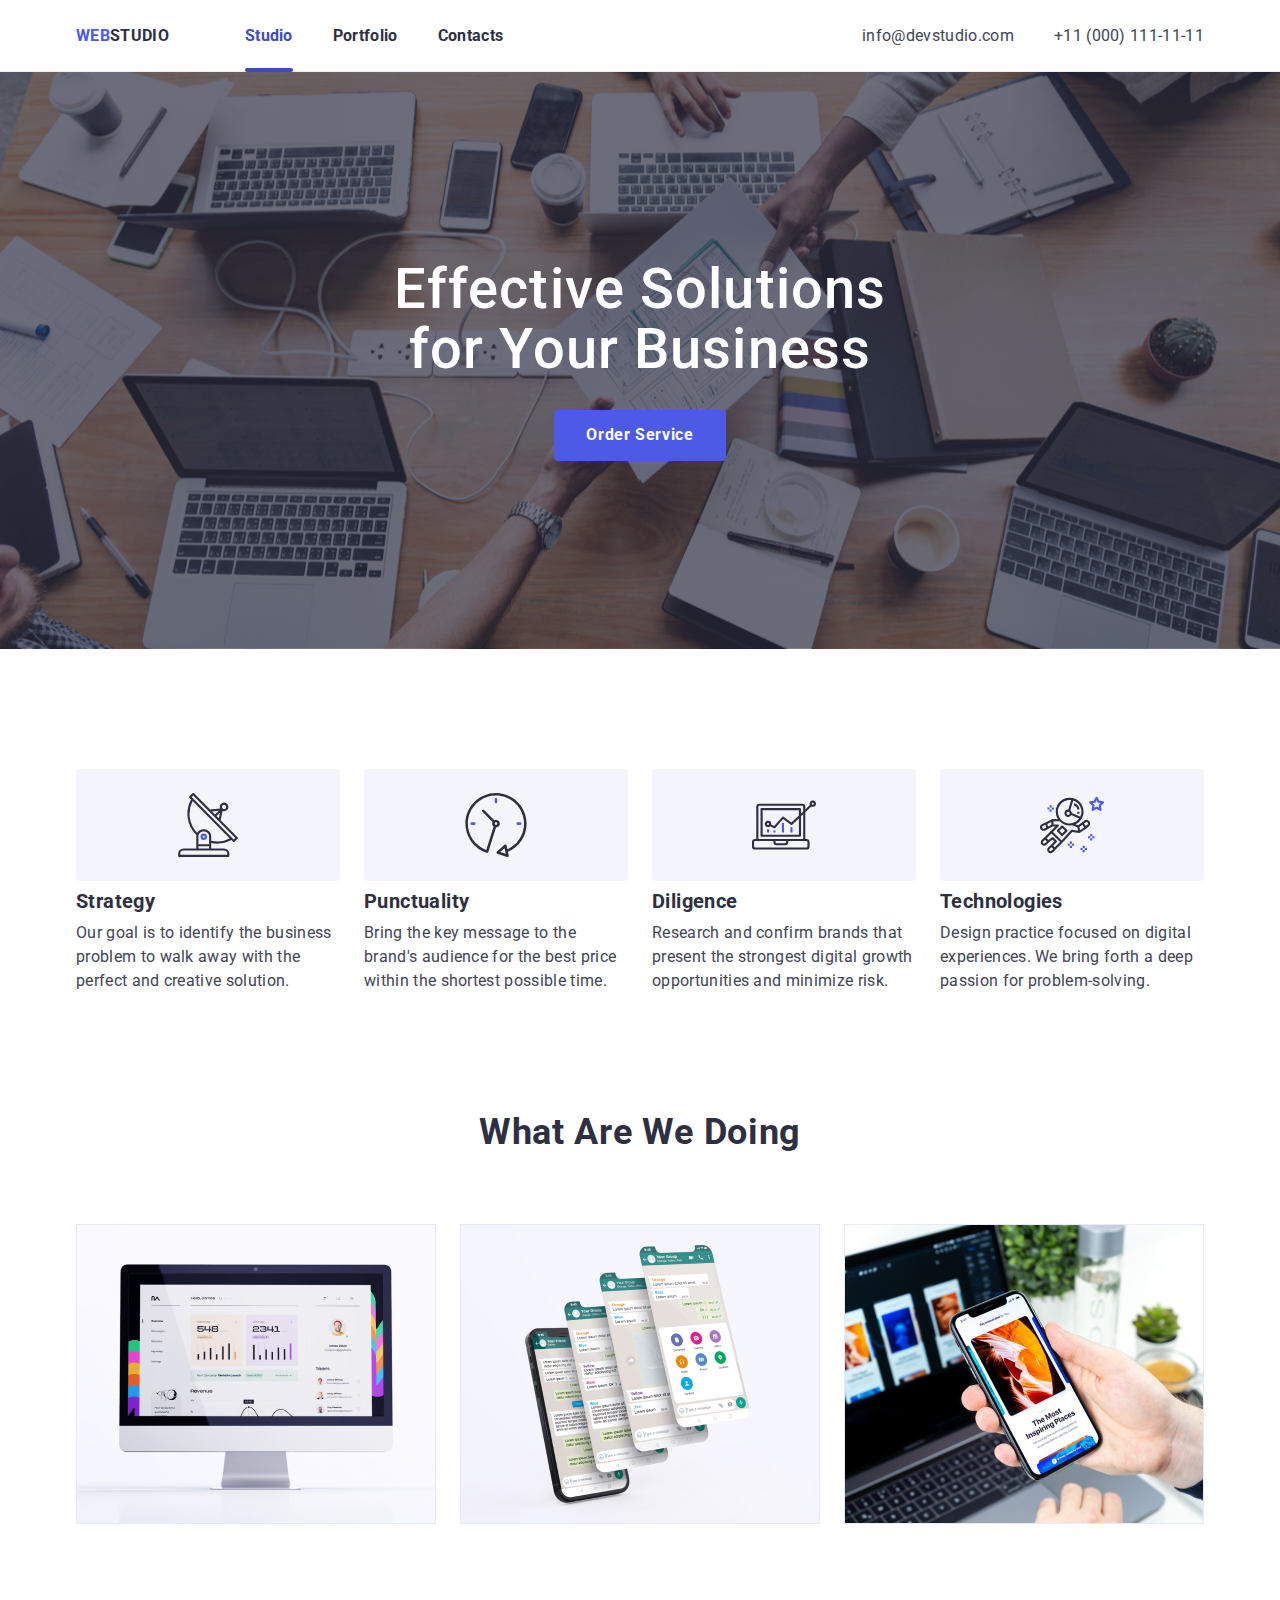
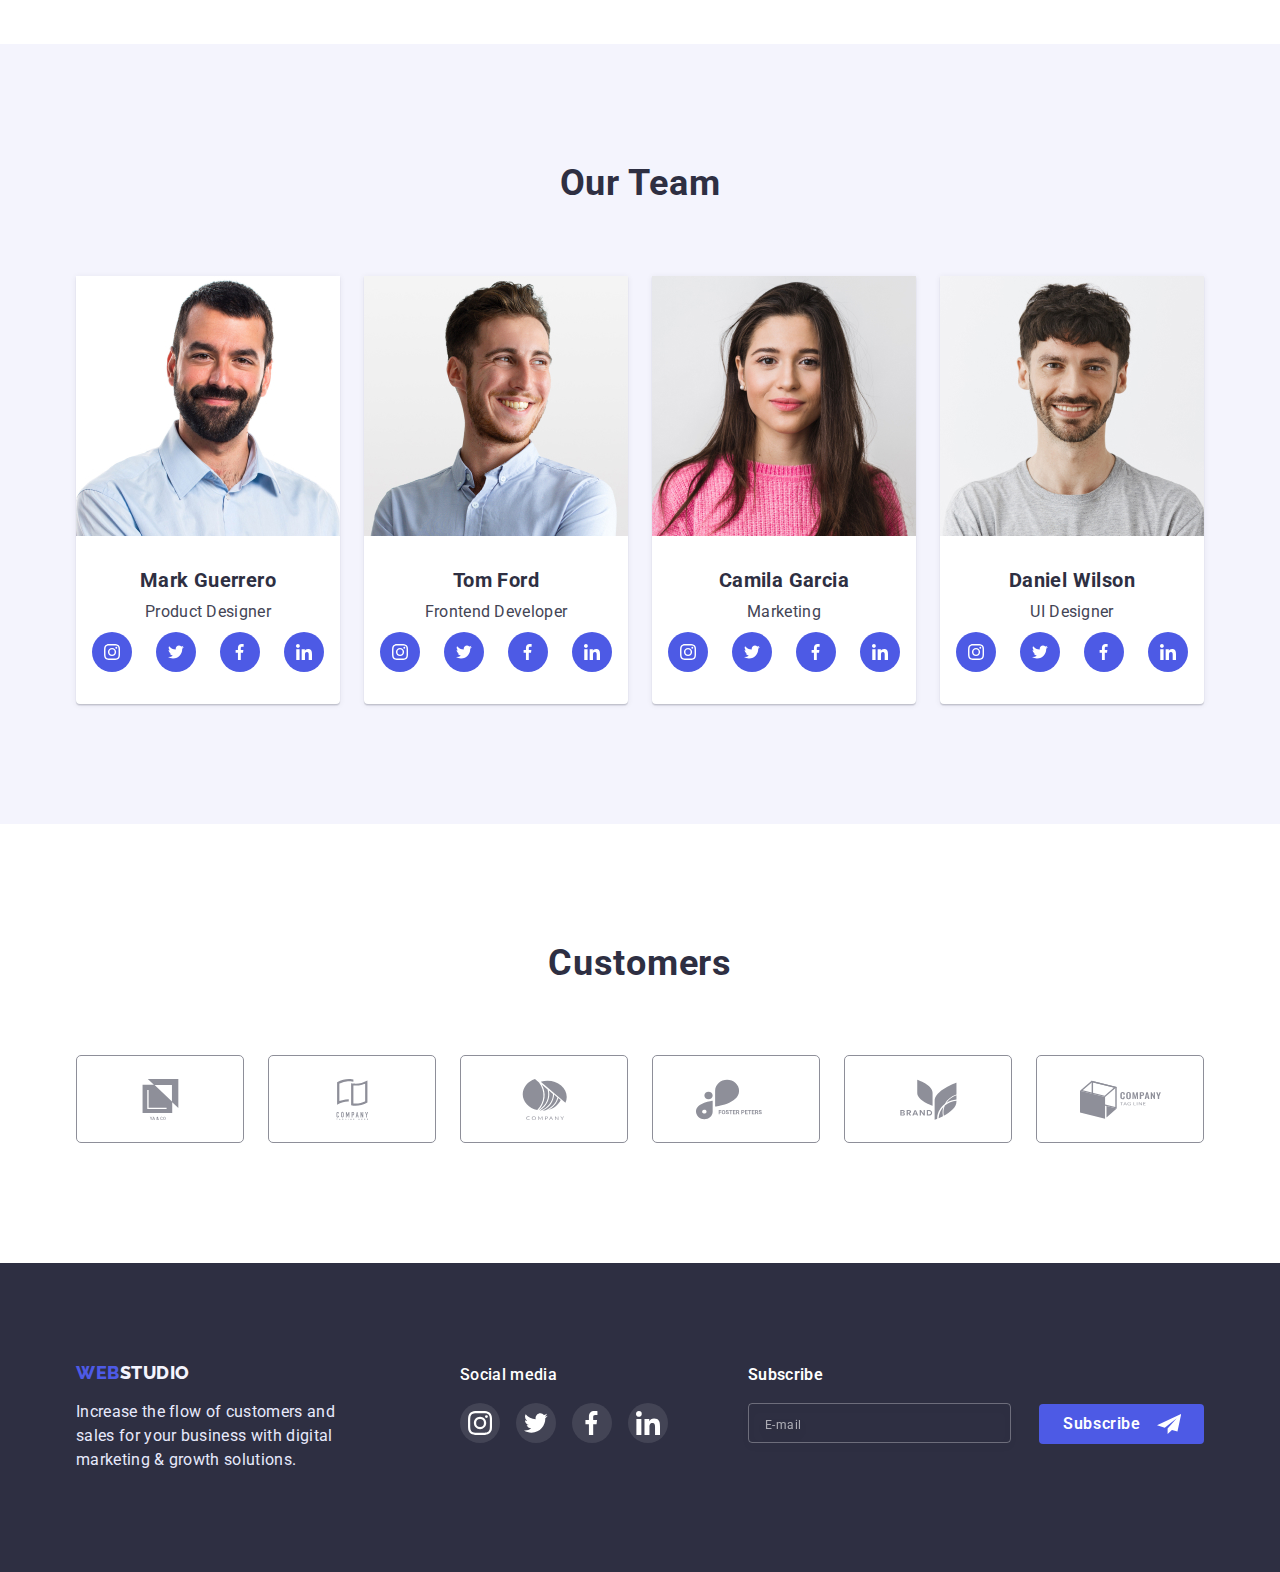
<file: index.html>
<!DOCTYPE html>
<html lang="en">
  <head>
    <meta charset="UTF-8" />
    <meta http-equiv="X-UA-Compatible" content="IE=edge" />
    <meta name="viewport" content="width=device-width, initial-scale=1.0" />
    <title>Web Studio</title>
    <link rel="preconnect" href="https://fonts.googleapis.com" />
    <link rel="preconnect" href="https://fonts.gstatic.com" crossorigin />
    <link
      href="https://fonts.googleapis.com/css2?family=Raleway:wght@800&family=Roboto:wght@400;500;700;900&display=swap"
      rel="stylesheet"
    />
    <link
      rel="stylesheet"
      href="https://cdnjs.cloudflare.com/ajax/libs/modern-normalize/1.1.0/modern-normalize.min.css"
    />
    <link rel="stylesheet" href="./css/styles.css" />
  </head>
  <body>
    <header class="header">
      <div class="container">
        <nav class="header-navigation">
          <a class="header-link link" href="">
            <span class="header-word">WEB</span>STUDIO</a
          >
          <ul class="header-list">
            <li class="header-item">
              <a class="header-link current" href="./index.html">Studio</a>
            </li>
            <li class="h-item">
              <a class="header-link" href="./portfolio.html">Portfolio</a>
            </li>
            <li class="header-items">
              <a class="header-link" href="">Contacts</a>
            </li>
          </ul>
        </nav>
        <ul class="header-list">
          <li class="header-phone">
            <a class="header-mail" href="mailto:info@devstudio.com"
              >info@devstudio.com</a
            >
          </li>
          <li class="tel">
            <a class="header-tel" href="tel:+11(000)1111111"
              >+11 (000) 111-11-11</a
            >
          </li>
        </ul>
      </div>
    </header>

    <main class="main">
      <section class="main-section">
        <div class="container">
          <h1 class="main-title">Effective Solutions for Your Business</h1>
          <button class="main-button" type="button" data-modal-open>
            Order Service
          </button>
        </div>
      </section>

      <section class="section">
        <div class="container">
          <ul class="section-list">
            <li class="section-item">
              <div class="skills-icon-bg">
                <svg class="skills-icon" width="64" height="64">
                  <use href="./img/icons.svg#icon-antena"></use>
                </svg>
              </div>
              <h2 class="section-title">Strategy</h2>
              <p class="section-paragraph">
                Our goal is to identify the business problem to walk away with
                the perfect and creative solution.
              </p>
            </li>

            <li class="section-item">
              <div class="skills-icon-bg">
                <svg class="skills-icon" width="64" height="64">
                  <use href="./img/icons.svg#icon-clock"></use>
                </svg>
              </div>
              <h2 class="section-title">Punctuality</h2>
              <p class="section-paragraph">
                Bring the key message to the brand's audience for the best price
                within the shortest possible time.
              </p>
            </li>

            <li class="section-item">
              <div class="skills-icon-bg">
                <svg class="skills-icon" width="64" height="64">
                  <use href="./img/icons.svg#icon-diagram"></use>
                </svg>
              </div>
              <h2 class="section-title">Diligence</h2>
              <p class="section-paragraph">
                Research and confirm brands that present the strongest digital
                growth opportunities and minimize risk.
              </p>
            </li>

            <li class="section-item">
              <div class="skills-icon-bg">
                <svg class="skills-icon" width="64" height="64">
                  <use href="./img/icons.svg#icon-astronaut"></use>
                </svg>
              </div>
              <h2 class="section-title">Technologies</h2>
              <p class="section-paragraph">
                Design practice focused on digital experiences. We bring forth a
                deep passion for problem-solving.
              </p>
            </li>
          </ul>
        </div>
      </section>

      <section class="about">
        <div class="container">
          <h2 class="title">What are we doing</h2>
          <ul class="list">
            <li>
              <img
                src="./img/img1/laptop.jpg"
                alt="laptop"
                width="360"
                height="300"
              />
            </li>

            <li>
              <img
                src="./img/img2/phone.jpg"
                alt="phone"
                width="360"
                height="300"
              />
            </li>

            <li>
              <img
                src="./img/img3/hand.jpg"
                alt="hand"
                width="360"
                height="300"
              />
            </li>
          </ul>
        </div>
      </section>

      <section class="team">
        <div class="container">
          <h2 class="title">Our team</h2>
          <ul class="list">
            <li class="list-item">
              <img
                src="./img/img4/img.jpg"
                alt="Mark Guerrero"
                width="264"
                height="260"
              />
              <div class="squady">
                <h3 class="title-item">Mark Guerrero</h3>
                <p class="title-paragraph">Product Designer</p>
                <ul class="messenger-list list">
                  <li class="messenger-item">
                    <a href="" class="messenger-link link">
                      <svg class="messenger-icon" width="16" height="16">
                        <use href="./img/icons.svg#icon-instagram"></use>
                      </svg>
                    </a>
                  </li>
                  <li class="messenger-item">
                    <a href="" class="messenger-link link">
                      <svg class="messenger-icon" width="16" height="16">
                        <use href="./img/icons.svg#icon-twitter"></use>
                      </svg>
                    </a>
                  </li>
                  <li class="messenger-item">
                    <a href="" class="messenger-link link">
                      <svg class="messenger-icon" width="16" height="16">
                        <use href="./img/icons.svg#icon-facebook"></use>
                      </svg>
                    </a>
                  </li>
                  <li class="messenger-item">
                    <a href="" class="messenger-link link">
                      <svg class="messenger-icon" width="16" height="16">
                        <use href="./img/icons.svg#icon-linkedin"></use>
                      </svg>
                    </a>
                  </li>
                </ul>
              </div>
            </li>

            <li class="list-item">
              <img
                src="./img/img5/img.jpg"
                alt="Tom Ford"
                width="264"
                height="260"
              />
              <div class="squady">
                <h3 class="title-item">Tom Ford</h3>
                <p class="title-paragraph">Frontend Developer</p>
                <ul class="messenger-list list">
                  <li class="messenger-item">
                    <a href="" class="messenger-link link">
                      <svg class="messenger-icon" width="16" height="16">
                        <use href="./img/icons.svg#icon-instagram"></use>
                      </svg>
                    </a>
                  </li>
                  <li class="messenger-item">
                    <a href="" class="messenger-link link">
                      <svg class="messenger-icon" width="16" height="16">
                        <use href="./img/icons.svg#icon-twitter"></use>
                      </svg>
                    </a>
                  </li>
                  <li class="messenger-item">
                    <a href="" class="messenger-link link">
                      <svg class="messenger-icon" width="16" height="16">
                        <use href="./img/icons.svg#icon-facebook"></use>
                      </svg>
                    </a>
                  </li>
                  <li class="messenger-item">
                    <a href="" class="messenger-link link">
                      <svg class="messenger-icon" width="16" height="16">
                        <use href="./img/icons.svg#icon-linkedin"></use>
                      </svg>
                    </a>
                  </li>
                </ul>
              </div>
            </li>

            <li class="list-item">
              <img
                src="./img/img6/img.jpg"
                alt="Camila Garcia"
                width="264"
                height="260"
              />
              <div class="squady">
                <h3 class="title-item">Camila Garcia</h3>
                <p class="title-paragraph">Marketing</p>
                <ul class="messenger-list list">
                  <li class="messenger-item">
                    <a href="" class="messenger-link link">
                      <svg class="messenger-icon" width="16" height="16">
                        <use href="./img/icons.svg#icon-instagram"></use>
                      </svg>
                    </a>
                  </li>
                  <li class="messenger-item">
                    <a href="" class="messenger-link link">
                      <svg class="messenger-icon" width="16" height="16">
                        <use href="./img/icons.svg#icon-twitter"></use>
                      </svg>
                    </a>
                  </li>
                  <li class="messenger-item">
                    <a href="" class="messenger-link link">
                      <svg class="messenger-icon" width="16" height="16">
                        <use href="./img/icons.svg#icon-facebook"></use>
                      </svg>
                    </a>
                  </li>
                  <li class="messenger-item">
                    <a href="" class="messenger-link link">
                      <svg class="messenger-icon" width="16" height="16">
                        <use href="./img/icons.svg#icon-linkedin"></use>
                      </svg>
                    </a>
                  </li>
                </ul>
              </div>
            </li>

            <li class="list-item">
              <img
                src="./img/img7/img-2.jpg"
                alt="daniel Wilson"
                width="264"
                height="260"
              />
              <div class="squady">
                <h3 class="title-item">Daniel Wilson</h3>
                <p class="title-paragraph">UI Designer</p>
                <ul class="messenger-list list">
                  <li class="messenger-item">
                    <a href="" class="messenger-link link">
                      <svg class="messenger-icon" width="16" height="16">
                        <use href="./img/icons.svg#icon-instagram"></use>
                      </svg>
                    </a>
                  </li>
                  <li class="messenger-item">
                    <a href="" class="messenger-link link">
                      <svg class="messenger-icon" width="16" height="16">
                        <use href="./img/icons.svg#icon-twitter"></use>
                      </svg>
                    </a>
                  </li>
                  <li class="messenger-item">
                    <a href="" class="messenger-link link">
                      <svg class="messenger-icon" width="16" height="16">
                        <use href="./img/icons.svg#icon-facebook"></use>
                      </svg>
                    </a>
                  </li>
                  <li class="messenger-item">
                    <a href="" class="messenger-link link">
                      <svg class="messenger-icon" width="16" height="16">
                        <use href="./img/icons.svg#icon-linkedin"></use>
                      </svg>
                    </a>
                  </li>
                </ul>
              </div>
            </li>
          </ul>
        </div>
      </section>
      <section class="customers">
        <div class="container">
          <h2 class="title">Customers</h2>
          <ul class="customers-list list">
            <li class="customers-item">
              <a href="" class="customers-link link">
                <svg class="customers-icon" width="104" height="56">
                  <use href="./img/icons.svg#icon-customers1"></use>
                </svg>
              </a>
            </li>
            <li class="customers-item">
              <a href="" class="customers-link link">
                <svg class="customers-icon" width="104" height="56">
                  <use href="./img/icons.svg#icon-customers2"></use>
                </svg>
              </a>
            </li>
            <li class="customers-item">
              <a href="" class="customers-link link">
                <svg class="customers-icon" width="104" height="56">
                  <use href="./img/icons.svg#icon-customers3"></use>
                </svg>
              </a>
            </li>
            <li class="customers-item">
              <a href="" class="customers-link link">
                <svg class="customers-icon" width="104" height="56">
                  <use href="./img/icons.svg#icon-customers4"></use>
                </svg>
              </a>
            </li>
            <li class="customers-item">
              <a href="" class="customers-link link">
                <svg class="customers-icon" width="104" height="56">
                  <use href="./img/icons.svg#icon-customers5"></use>
                </svg>
              </a>
            </li>
            <li class="customers-item">
              <a href="" class="customers-link link">
                <svg class="customers-icon" width="104" height="56">
                  <use href="./img/icons.svg#icon-customers6"></use>
                </svg>
              </a>
            </li>
          </ul>
        </div>
      </section>
    </main>

    <footer class="footer">
      <div class="container footer-container">
        <div class="footer-content">
          <a class="footer-link link" href="">
            <span class="footer-word">WEB</span>STUDIO</a
          >
          <p class="footer-paragraph">
            Increase the flow of customers and sales for your business with
            digital marketing & growth solutions.
          </p>
        </div>

        <div class="footer-icon">
          <p class="footer-messenger-paragraph">Social media</p>
          <ul class="footer-messenger-list list">
            <li class="footer-messenger-item">
              <a href="" class="footer-messenger-link link">
                <svg class="footer-messenger-icon" width="24" height="24">
                  <use href="./img/icons.svg#icon-instagram"></use>
                </svg>
              </a>
            </li>
            <li class="footer-messenger-item">
              <a href="" class="footer-messenger-link link">
                <svg class="footer-messenger-icon" width="24" height="24">
                  <use href="./img/icons.svg#icon-twitter"></use>
                </svg>
              </a>
            </li>
            <li class="footer-messenger-item">
              <a href="" class="footer-messenger-link link">
                <svg class="footer-messenger-icon" width="24" height="24">
                  <use href="./img/icons.svg#icon-facebook"></use>
                </svg>
              </a>
            </li>
            <li class="footer-messenger-item">
              <a href="" class="footer-messenger-link link">
                <svg class="footer-messenger-icon" width="24" height="24">
                  <use href="./img/icons.svg#icon-linkedin"></use>
                </svg>
              </a>
            </li>
          </ul>
        </div>

        <form class="online-form">
          <p class="footer-input-paragraph">Subscribe</p>

          <input
            type="email"
            class="online-input"
            name="online-text"
            placeholder="E-mail"
            required
          />

          <button type="submit" class="online-button">
            Subscribe

            <svg class="footer-inprut-icon" width="24" height="24">
              <use href="./img/icons.svg#icon-send"></use>
            </svg>
          </button>
        </form>
      </div>
    </footer>
    <div class="backdrop is-hidden" data-modal>
      <div class="modal">
        <button type="button" class="modal-close" data-modal-close>
          <svg class="backdrop-icon" width="8" height="8">
            <use href="./img/icons.svg#icon-close"></use>
          </svg>
        </button>

        <p class="modal-title">Leave your contacts and we will call you back</p>

        <form class="modal-form">
          <div class="modal-field">
            <label for="username" class="input-text">Name</label>
            <div class="input-wrap">
              <input
                type="text"
                class="modal-input"
                name="username"
                placeholder=""
                required
                id="username"
              />
              <svg class="input-icon" width="18" height="18">
                <use href="./img/icons.svg#icon-name"></use>
              </svg>
            </div>
          </div>

          <div class="modal-field">
            <label for="userphone" class="input-text">Phone</label>
            <div class="input-wrap">
              <input
                type="tel"
                class="modal-input"
                name="userphone"
                placeholder=""
                required
                id="userphone"
              />
              <svg class="input-icon" width="18" height="18">
                <use href="./img/icons.svg#icon-phone"></use>
              </svg>
            </div>
          </div>

          <div class="modal-field">
            <label for="usermail" class="input-text">Email</label>
            <div class="input-wrap">
              <input
                type="email"
                class="modal-input"
                name="usermail"
                placeholder=""
                id="usermail"
              />
              <svg class="input-icon" width="18" height="18">
                <use href="./img/icons.svg#icon-mail"></use>
              </svg>
            </div>
          </div>

          <label for="usermail" class="input-text">Comment</label>
          <textarea
            name="usercomment"
            id="usercomment"
            class="input-comment"
            placeholder="Text input"
          ></textarea>

          <input
            type="checkbox"
            name="privacy"
            id="privacy"
            value="true"
            class="input-check visually-hidden"
          />
          <label for="privacy" class="check-text">
            <span>
              <svg class="check-icon" width="10" height="8">
                <use href="./img/icons.svg#icon-mark"></use>
              </svg>
            </span>
            I accept the terms and conditions of the&nbsp;
            <a href="" class="input-href">Privacy Policy</a></label
          >

          <button type="submit" class="input-button">Send</button>
        </form>
      </div>
    </div>
    <script src="./js/modal.js"></script>
  </body>
</html>
</file>
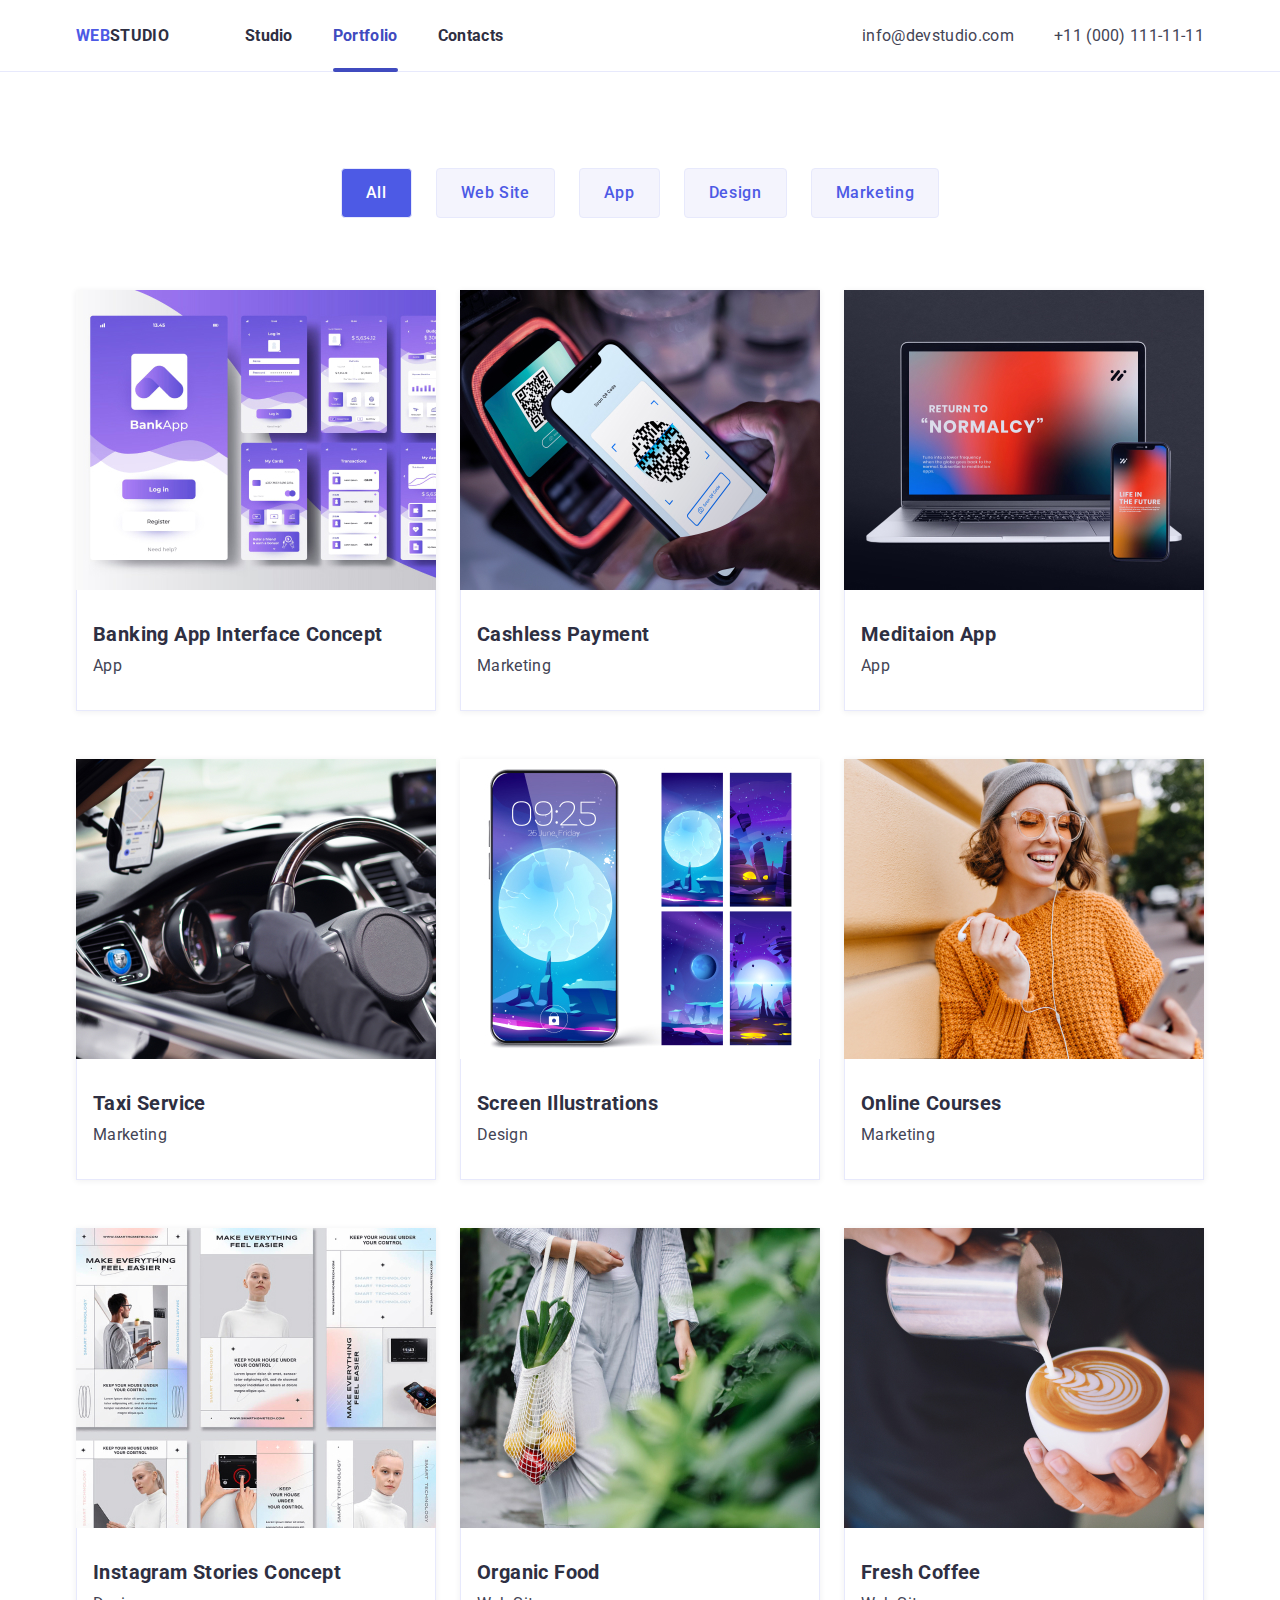
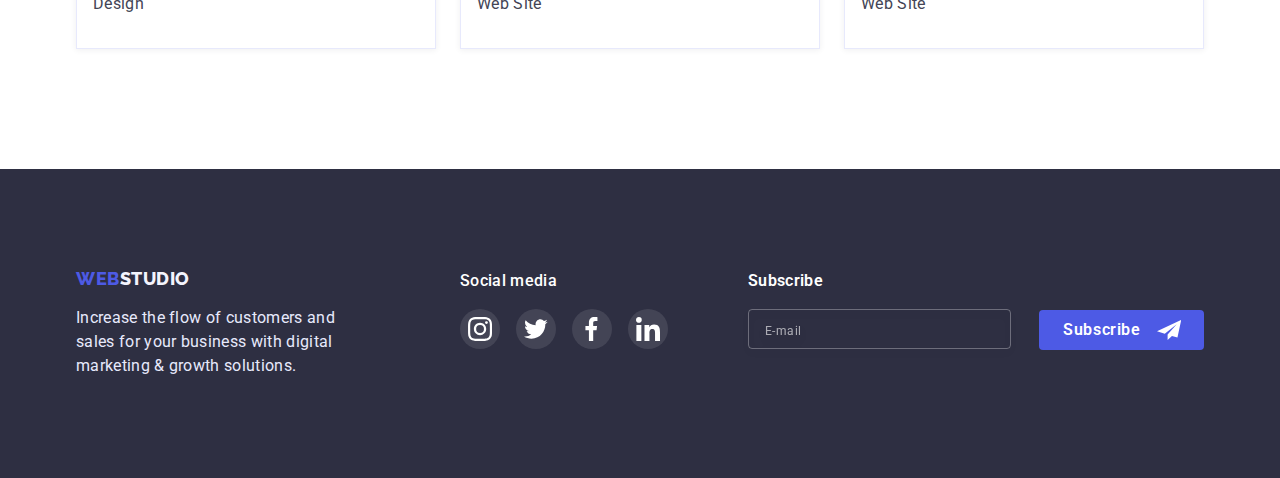
<file: portfolio.html>
<!DOCTYPE html>
<html lang="en">
  <head>
    <meta charset="UTF-8" />
    <meta http-equiv="X-UA-Compatible" content="IE=edge" />
    <meta name="viewport" content="width=device-width, initial-scale=1.0" />
    <title>Portfolio</title>
    <link rel="preconnect" href="https://fonts.googleapis.com" />
    <link rel="preconnect" href="https://fonts.gstatic.com" crossorigin />
    <link
      href="https://fonts.googleapis.com/css2?family=Raleway:wght@800&family=Roboto:wght@400;500;700;900&display=swap"
      rel="stylesheet"
    />
    <link
      rel="stylesheet"
      href="https://cdnjs.cloudflare.com/ajax/libs/modern-normalize/1.1.0/modern-normalize.min.css"
    />
    <link rel="stylesheet" href="./css/styles.css" />
  </head>
  <body>
    <header class="header">
      <div class="container">
        <nav class="header-navigation">
          <a class="header-link link" href="">
            <span class="header-word">WEB</span>STUDIO</a
          >
          <ul class="header-list">
            <li class="header-item">
              <a class="header-link" href="./index.html">Studio</a>
            </li>
            <li class="h-item">
              <a class="header-link current" href="./portfolio.html"
                >Portfolio</a
              >
            </li>
            <li class="header-items">
              <a class="header-link" href="">Contacts</a>
            </li>
          </ul>
        </nav>
        <ul class="header-list">
          <li class="header-phone">
            <a class="header-mail" href="mailto:info@devstudio.com"
              >info@devstudio.com</a
            >
          </li>
          <li class="tel">
            <a class="header-tel" href="tel:+11(000)1111111"
              >+11 (000) 111-11-11</a
            >
          </li>
        </ul>
      </div>
    </header>

    <main class="main">
      <section class="s-container">
        <div class="container">
          <h1 class="visually-hidden">Portfolio</h1>
          <ul class="snap">
            <li class="button-list">
              <button class="prev" type="button">All</button>
            </li>
            <li class="button-list">
              <button class="next" type="button">Web Site</button>
            </li>
            <li class="button-list">
              <button class="next" type="button">App</button>
            </li>
            <li class="button-list">
              <button class="next" type="button">Design</button>
            </li>
            <li class="button-list">
              <button class="next" type="button">Marketing</button>
            </li>
          </ul>

          <ul class="list-items">
            <li class="list-box">
              <div class="img-top-text">
                <img
                  src="./img/img.jpg"
                  alt="Bank App"
                  width="360"
                  height="300"
                />
                <p class="top-text">
                  14 Stylish and User-Friendly App Design Concepts · Task
                  Manager App · Calorie Tracker App · Exotic Fruit Ecommerce App
                  · Cloud Storage App
                </p>
              </div>

              <div class="topic-item">
                <h2 class="topic">Banking App Interface Concept</h2>
                <p class="item">App</p>
              </div>
            </li>

            <li class="list-box">
              <div class="img-top-text">
                <img
                  src="./img/img12.jpg"
                  alt="Payment"
                  width="360"
                  height="300"
                />
                <p class="top-text">
                  14 Stylish and User-Friendly App Design Concepts · Task
                  Manager App · Calorie Tracker App · Exotic Fruit Ecommerce App
                  · Cloud Storage App
                </p>
              </div>
              <div class="topic-item">
                <h2 class="topic">Cashless Payment</h2>
                <p class="item">Marketing</p>
              </div>
            </li>

            <li class="list-box">
              <div class="img-top-text">
                <img
                  src="./img/img-3.jpg"
                  alt="Meditaion App"
                  width="360"
                  height="300"
                />
                <p class="top-text">
                  14 Stylish and User-Friendly App Design Concepts · Task
                  Manager App · Calorie Tracker App · Exotic Fruit Ecommerce App
                  · Cloud Storage App
                </p>
              </div>
              <div class="topic-item">
                <h2 class="topic">Meditaion App</h2>
                <p class="item">App</p>
              </div>
            </li>

            <li class="list-box">
              <div class="img-top-text">
                <img
                  src="./img/img-4.jpg"
                  alt="Taxi Service"
                  width="360"
                  height="300"
                />
                <p class="top-text">
                  14 Stylish and User-Friendly App Design Concepts · Task
                  Manager App · Calorie Tracker App · Exotic Fruit Ecommerce App
                  · Cloud Storage App
                </p>
              </div>
              <div class="topic-item">
                <h2 class="topic">Taxi Service</h2>
                <p class="item">Marketing</p>
              </div>
            </li>

            <li class="list-box">
              <div class="img-top-text">
                <img
                  src="./img/img-5.jpg"
                  alt="Illustrations"
                  width="360"
                  height="300"
                />
                <p class="top-text">
                  14 Stylish and User-Friendly App Design Concepts · Task
                  Manager App · Calorie Tracker App · Exotic Fruit Ecommerce App
                  · Cloud Storage App
                </p>
              </div>
              <div class="topic-item">
                <h2 class="topic">Screen Illustrations</h2>
                <p class="item">Design</p>
              </div>
            </li>

            <li class="list-box">
              <div class="img-top-text">
                <img
                  src="./img/img-6.jpg"
                  alt="Courses"
                  width="360"
                  height="300"
                />
                <p class="top-text">
                  14 Stylish and User-Friendly App Design Concepts · Task
                  Manager App · Calorie Tracker App · Exotic Fruit Ecommerce App
                  · Cloud Storage App
                </p>
              </div>
              <div class="topic-item">
                <h2 class="topic">Online Courses</h2>
                <p class="item">Marketing</p>
              </div>
            </li>

            <li class="list-box">
              <div class="img-top-text">
                <img
                  src="./img/img-7.jpg"
                  alt="Concept"
                  width="360"
                  height="300"
                />
                <p class="top-text">
                  14 Stylish and User-Friendly App Design Concepts · Task
                  Manager App · Calorie Tracker App · Exotic Fruit Ecommerce App
                  · Cloud Storage App
                </p>
              </div>
              <div class="topic-item">
                <h2 class="topic">Instagram Stories Concept</h2>
                <p class="item">Design</p>
              </div>
            </li>

            <li class="list-box">
              <div class="img-top-text">
                <img
                  src="./img/img-8.jpg"
                  alt="Organic Food"
                  width="360"
                  height="300"
                />
                <p class="top-text">
                  14 Stylish and User-Friendly App Design Concepts · Task
                  Manager App · Calorie Tracker App · Exotic Fruit Ecommerce App
                  · Cloud Storage App
                </p>
              </div>
              <div class="topic-item">
                <h2 class="topic">Organic Food</h2>
                <p class="item">Web Site</p>
              </div>
            </li>

            <li class="list-box">
              <div class="img-top-text">
                <img
                  src="./img/img-9.jpg"
                  alt="Fresh Coffee"
                  width="360"
                  height="300"
                />
                <p class="top-text">
                  14 Stylish and User-Friendly App Design Concepts · Task
                  Manager App · Calorie Tracker App · Exotic Fruit Ecommerce App
                  · Cloud Storage App
                </p>
              </div>
              <div class="topic-item">
                <h2 class="topic">Fresh Coffee</h2>
                <p class="item">Web Site</p>
              </div>
            </li>
          </ul>
        </div>
      </section>
    </main>

    <footer class="footer">
      <div class="container footer-container">
        <div class="footer-content">
          <a class="footer-link link" href="">
            <span class="footer-word">WEB</span>STUDIO</a
          >
          <p class="footer-paragraph">
            Increase the flow of customers and sales for your business with
            digital marketing & growth solutions.
          </p>
        </div>

        <div class="footer-icon">
          <p class="footer-messenger-paragraph">Social media</p>
          <ul class="footer-messenger-list list">
            <li class="footer-messenger-item">
              <a href="" class="footer-messenger-link link">
                <svg class="footer-messenger-icon" width="24" height="24">
                  <use href="./img/icons.svg#icon-instagram"></use>
                </svg>
              </a>
            </li>
            <li class="footer-messenger-item">
              <a href="" class="footer-messenger-link link">
                <svg class="footer-messenger-icon" width="24" height="24">
                  <use href="./img/icons.svg#icon-twitter"></use>
                </svg>
              </a>
            </li>
            <li class="footer-messenger-item">
              <a href="" class="footer-messenger-link link">
                <svg class="footer-messenger-icon" width="24" height="24">
                  <use href="./img/icons.svg#icon-facebook"></use>
                </svg>
              </a>
            </li>
            <li class="footer-messenger-item">
              <a href="" class="footer-messenger-link link">
                <svg class="footer-messenger-icon" width="24" height="24">
                  <use href="./img/icons.svg#icon-linkedin"></use>
                </svg>
              </a>
            </li>
          </ul>
        </div>
        
        <form class="online-form">
          <p class="footer-input-paragraph">Subscribe</p>
          <input
            type="email"
            class="online-input"
            name="online-text"
            placeholder="E-mail"
            required
          />

          <button type="submit" class="online-button">
            Subscribe

            <svg class="footer-inprut-icon" width="24" height="24">
              <use href="./img/icons.svg#icon-send"></use>
            </svg>
          </button>
      </div>
    </footer>
  </body>
</html>
</file>
<file: css/styles.css>
:root {
  --title-color: #2e2f42;
  --link-color: #4d5ae5;
  --main-color: #ffffff;
  --header-color: #434455;
  --background-color: #f4f4fd;
  --paragraph-color: #e7e9fc;
  --b-color: #404bbf;
}

body {
  font-family: "Roboto", sans-serif;
  background: var(--main-color);
}
h1,
h2,
h3,
h4,
h5,
h6,
p {
  margin: 0px;
}

ul,
ol,
li {
  margin: 0px;
  padding-left: 0px;
}
li {
  flex-basis: auto;
}
img {
  display: block;
}
.container {
  width: 1158px;
  margin: 0 auto;
  padding: 0 15px;
}
.list {
  list-style: none;
  display: flex;
  justify-content: center;
  gap: 24px;
}
.snap {
  list-style: none;
  display: flex;
  justify-content: center;
  gap: 24px;
  margin-bottom: 72px;
}
.list-item {
  background-color: var(--main-color);
  list-style: none;
  box-shadow: 0px 1px 6px rgba(46, 47, 66, 0.08),
    0px 1px 1px rgba(46, 47, 66, 0.16), 0px 2px 1px rgba(46, 47, 66, 0.08);
  border-radius: 0px 0px 4px 4px;
}
.squady {
  padding-top: 32px;
  padding-bottom: 32px;
}
.link {
  margin-right: 76px;
  text-decoration: none;
}
.header {
  height: 72px;
  border: 0px;
  border-bottom: 1px solid var(--paragraph-color);
  padding-top: 24px;
  padding-bottom: 24px;
}
.header-navigation {
  margin-right: auto;
  display: flex;
  align-items: center;
}
.header > .container {
  display: flex;
  align-items: center;
}
.header-list {
  display: flex;
  align-items: center;
  gap: 40px;
  text-decoration: none;
}
.h-item {
  list-style: none;
  display: flex;
}
.header-item {
  list-style: none;
  display: flex;
}
.header-items {
  list-style: none;
  display: flex;
}
.header-phone {
  list-style: none;
  display: flex;
}
.tel {
  list-style: none;
  display: flex;
}
.header-link {
  font-weight: 700;
  font-size: 16px;
  line-height: 1.5;
  letter-spacing: 0.02em;
  color: var(--title-color);
  display: flex;
  align-items: center;
  text-decoration: none;
  transition: color 250ms linear;
  position: relative;
}
.current {
  color: var(--b-color);
}
.header-link.current::after {
  content: "";
  position: absolute;
  width: 100%;
  height: 4px;
  background-color: var(--b-color);
  left: 0;
  bottom: -24px;
  border-radius: 2px;
}
.header-word {
  color: var(--link-color);
}
.header-mail,
.header-tel {
  font-weight: 400;
  font-size: 16px;
  line-height: 1.5;
  letter-spacing: 0.02em;
  color: var(--header-color);
  text-decoration: none;
  transition: color 250ms linear;
}
.main-section {
  background: var(--title-color);
  background-image: linear-gradient(
      rgba(46, 47, 66, 0.7),
      rgba(46, 47, 66, 0.7)
    ),
    url(../img/backgrimg.jpg);
  padding-top: 188px;
  padding-bottom: 188px;
  background-repeat: no-repeat;
  background-position: center;
}
.header-link:hover,
.header-link:focus {
  color: var(--link-color);
}
.header-mail:hover,
.header-mail:focus {
  color: var(--link-color);
}
.header-tel:hover,
.header-tel:focus {
  color: var(--link-color);
}
.main-title {
  font-weight: 500;
  font-size: 56px;
  line-height: 1.07;
  text-align: center;
  letter-spacing: 0.02em;
  color: var(--main-color);
  margin-bottom: 48px;
  outline: 1px;
  max-width: 496px;
  margin: 0 auto;
}
.main-button {
  font-family: inherit;
  font-weight: 700;
  font-size: 16px;
  line-height: 1.18;
  display: block;
  letter-spacing: 0.04em;
  cursor: pointer;
  color: var(--main-color);
  background: var(--link-color);
  border-radius: 4px;
  border: none;
  padding: 16px 32px;
  min-width: 170px;
  margin: 30px auto 0;
  transition: background-color 250ms linear;
}
.main-button:hover,
.main-button:focus {
  background-color: var(--b-color);
}
.section {
  padding-top: 120px;
  padding-bottom: 120px;
}
.section-list {
  list-style: none;
  display: flex;
  justify-content: center;
  gap: 24px;
}
.section-item {
  width: 264px;
}
.section-title {
  font-weight: 700;
  font-size: 20px;
  line-height: 1.2;
  letter-spacing: 0.02em;
  color: var(--title-color);
  margin-bottom: 8px;
}
.section-paragraph {
  font-size: 16px;
  line-height: 1.5;
  letter-spacing: 0.02em;
  color: var(--header-color);
  display: flex;
  margin: 0 auto;
}
.skills-icon-bg {
  background: var(--background-color);
  border-radius: 4px;
  width: 264px;
  height: 112px;
  gap: 24px;
  display: flex;
  align-items: center;
  justify-content: center;
  margin-bottom: 8px;
}
.about {
  padding-top: 0px;
  padding-bottom: 120px;
}
.team {
  background: var(--background-color);
  list-style: none;
  padding-top: 120px;
  padding-bottom: 120px;
}
.title {
  font-weight: 700;
  font-size: 36px;
  line-height: 1.1;
  text-align: center;
  letter-spacing: 0.02em;
  text-transform: capitalize;
  color: var(--title-color);
  margin-bottom: 72px;
  padding-left: 0px;
}
.title-item {
  font-weight: 700;
  font-size: 20px;
  line-height: 1.2;
  text-align: center;
  letter-spacing: 0.02em;
  color: var(--title-color);
}
.title-paragraph {
  font-size: 16px;
  line-height: 1.5;
  text-align: center;
  letter-spacing: 0.02em;
  color: var(--header-color);
  margin-top: 8px;
  margin-bottom: 8px;
}
.messenger-list {
  display: flex;
  justify-content: center;
  gap: 24px;
}
.messenger-item {
  width: 40px;
  height: 40px;
}
.messenger-link {
  width: 100%;
  height: 100%;
  background-color: var(--link-color);
  border-radius: 50%;
  display: flex;
  align-items: center;
  justify-content: center;
  transition: background-color 250ms linear;
}
.messenger-icon {
  fill: var(--main-color);
}
.messenger-link:hover,
.messenger-link:focus {
  background-color: var(--b-color);
}
.customers {
  padding-top: 120px;
  padding-bottom: 120px;
}
.customers-list {
  display: flex;
  justify-content: space-between;
  gap: 24px;
}
.customers-item {
  width: calc((100% - 88px / 6));
  height: 88px;
}
.customers-link {
  width: 100%;
  height: 100%;
  border: 1px solid #8e8f99;
  border-radius: 5px;
  display: flex;
  align-items: center;
  justify-content: center;
  fill: #8e8f99;
  transition: border-color 250ms linear, fill 250ms linear;
}
.customers-icon {
  width: 81px;
  height: 41px;
}
.customers-link:hover,
.customers-link:focus {
  border-color: var(--b-color);
  fill: var(--b-color);
}
.footer {
  background: var(--title-color);
  padding-top: 100px;
  padding-bottom: 100px;
  border-style: 5 px dotted;
}
.footer-container {
  display: flex;
}
.footer-content {
  max-width: 264px;
}
.footer-link {
  font-family: "Raleway", sans-serif;
  font-style: normal;
  font-weight: 800;
  font-size: 18px;
  line-height: 1.16;
  display: flex;
  align-items: center;
  letter-spacing: 0.03em;
  text-transform: uppercase;
  color: var(--background-color);
  margin-bottom: 16px;
  text-transform: uppercase;
  transition: color 250ms linear;
}
.footer-paragraph {
  font-size: 16px;
  line-height: 1.5;
  letter-spacing: 0.02em;
  color: var(--paragraph-color);
  width: 264px;
}
.footer-link:hover,
.footer-link:focus {
  color: var(--link-color);
}
.footer-word {
  color: var(--link-color);
}
.footer-icon {
  margin-left: 120px;
}
.footer-messenger-paragraph {
  font-weight: 500;
  font-size: 16px;
  line-height: 24px;
  letter-spacing: 0.02em;
  color: var(--main-color);
  margin-bottom: 16px;
}
.footer-messenger-list {
  gap: 16px;
}
.footer-messenger-item {
  width: 40px;
  height: 40px;
}
.footer-messenger-link {
  width: 100%;
  height: 100%;
  background-color: rgba(255, 255, 255, 0.1);
  border-radius: 50%;
  display: flex;
  align-items: center;
  justify-content: center;
  transition: background-color 250ms linear;
}
.footer-messenger-icon {
  fill: var(--main-color);
}
.footer-messenger-link:hover,
.footer-messenger-link:focus {
  background-color: #31d0aa;
}
.online-form {
  margin-left: 80px;
}

.footer-input-paragraph {
  font-weight: 600;
  font-size: 16px;
  line-height: 1.5;
  letter-spacing: 0.02em;
  color: var(--main-color);
  margin-bottom: 16px;
  gap: 16px;
}
.online-input {
  width: 263px;
  height: 40px;
  border: 1px solid rgba(255, 255, 255, 0.3);
  filter: drop-shadow(0px 4px 4px rgba(0, 0, 0, 0.15));
  border-radius: 4px;
  background-color: transparent;
  outline: none;
  padding-left: 16px;
  color: var(--paragraph-color);
}
.online-input::placeholder {
  font-weight: 400;
  font-size: 12px;
  line-height: 2;
  letter-spacing: 0.04em;
  color: rgba(255, 255, 255, 0.6);
}
.online-button {
  margin-left: 24px;
  width: 165px;
  height: 40px;
  padding: 8px 24px;
  overflow: none;
  background-color: var(--link-color);
  border: 0;
  border-radius: 4px;
  font-weight: 600;
  font-size: 16px;
  line-height: 1.5;
  letter-spacing: 0.04em;
  color: var(--main-color);
  text-align: left;
  transition: background-color 250ms linear;
}
.footer-inprut-icon {
  position: absolute;
  margin-left: 16px;
  fill: var(--main-color);
}
.online-button:hover,
.online-button:focus {
  background-color: var(--b-color);
}

.button-list .prev {
  font-family: inherit;
  font-weight: 500;
  font-size: 16px;
  line-height: 1.5;
  align-items: center;
  text-align: center;
  cursor: pointer;
  letter-spacing: 0.04em;
  color: var(--main-color);
  background: var(--link-color);
  border: 1px solid var(--paragraph-color);
  border-radius: 4px;
  padding: 12px 24px;
}
.prev {
  font-family: inherit;
  font-weight: 500;
  font-size: 16px;
  line-height: 1.5;
  align-items: center;
  text-align: center;
  cursor: pointer;
  letter-spacing: 0.04em;
  color: var(--main-color);
  background: var(--link-color);
  border: 1px solid var(--paragraph-color);
  border-radius: 4px;
  padding: 12px 24px;
  transition: background-color 250ms linear, box-shadow 250ms linear;
}
.prev:hover,
.prev:focus {
  background-color: var(--link-color);
  background-color: var(--b-color);
  box-shadow: 0px 4px 4px rgba(0, 0, 0, 0.15);
}
.next {
  font-family: inherit;
  font-weight: 500;
  font-size: 16px;
  line-height: 1.5;
  cursor: pointer;
  letter-spacing: 0.04em;
  color: var(--link-color);
  background: var(--background-color);
  border: 1px solid var(--paragraph-color);
  border-radius: 4px;
  padding: 12px 24px;
  transition: color 250ms linear, background-color 250ms linear,
    box-shadow 250ms linear;
}
.next:hover,
.next:focus {
  background-color: var(--b-color);
  color: var(--main-color);
  box-shadow: 0px 4px 4px rgba(0, 0, 0, 0.15);
}
.s-container {
  padding-top: 96px;
  padding-bottom: 120px;
}
.topic {
  font-weight: 700;
  font-size: 20px;
  line-height: 1.2;
  letter-spacing: 0.02em;
  color: var(--title-color);
}
.list-items {
  list-style: none;
  display: flex;
  flex-wrap: wrap;
  gap: 48px 24px;
}
.list-box {
  border: 0, 5px solid var(--paragraph-color);
  width: 360px;
  box-shadow: 0px 1px 6px rgba(46, 47, 66, 0.08);
  transition: box-shadow 250ms linear, transform 230ms linear;
}
.list-box:hover .top-text {
  transform: translateY(0);
  box-shadow: 0px 1px 6px rgba(46, 47, 66, 0.08),
    0px 1px 1px rgba(46, 47, 66, 0.16), 0px 2px 1px rgba(46, 47, 66, 0.08);
}
.list-box:hover {
  transform: translateY(0);
  box-shadow: 0px 1px 6px rgba(46, 47, 66, 0.08),
    0px 1px 1px rgba(46, 47, 66, 0.16), 0px 2px 1px rgba(46, 47, 66, 0.08);
}
.img-top-text {
  position: relative;
  overflow: hidden;
}
.top-text {
  position: absolute;
  top: 0;
  font-size: 16px;
  font-weight: 500;
  line-height: 24px;
  color: var(--background-color);
  padding: 40px;
  background-color: #4d5ae5e0;
  height: 100%;
  transform: translateY(100%);
  transition: transform 250ms linear;
  overflow: auto;
}
.topic-item {
  padding: 32px 16px 32px 16px;
  border: 1px solid var(--paragraph-color);
  border-top: none;
}
.item {
  font-size: 16px;
  line-height: 1.5;
  letter-spacing: 0.02em;
  color: var(--header-color);
  margin-top: 8px;
}
.visually-hidden {
  position: absolute;
  white-space: nowrap;
  width: 1px;
  height: 1px;
  overflow: hidden;
  border: 0;
  padding: 0;
  clip: rect(0 0 0 0);
  clip-path: inset(50%);
  margin: -1px;
}
.backdrop {
  position: fixed;
  top: 0;
  width: 100%;
  height: 100%;
  background-color: rgba(46, 47, 66, 0.4);
  transition: opacity 250ms linear, visibility 250ms linear;
}
.modal {
  position: absolute;
  top: 50%;
  left: 50%;
  width: 408px;
  height: 584px;
  min-height: 600px;
  background-color: #fcfcfc;
  border-radius: 4px;
  transform: translate(-50%, -50%) scale(1) rotate(360deg);
  transition: transform 250ms linear;
  padding: 24px;
}
.backdrop.is-hidden .modal {
  transform: translate(-50%, -50%) scale(0) rotate(0);
}
.modal-close {
  display: block;
  margin-left: auto;
  width: 24px;
  height: 24px;
  background-color: var(--paragraph-color);
  border-radius: 50%;
  border: 1px solid rgba(0, 0, 0, 0.1);
  display: flex;
  align-items: center;
  justify-content: center;
  cursor: pointer;
  transition: background-color 250ms linear, color 250ms linear;
}
.backdrop-icon {
  width: 8px;
  height: 8px;
}
.modal-close:hover,
.modal-close:focus {
  background-color: var(--b-color);
  fill: var(--main-color);
}

.is-hidden {
  opacity: 0;
  visibility: hidden;
  pointer-events: none;
}
.modal-title {
  font-weight: 600;
  font-size: 16px;
  text-align: center;
  color: var(--title-color);
  margin-bottom: 16px;
  margin-top: 24px;
}
.modal-input {
  width: 100%;
  height: 40px;
  background-color: transparent;
  border: 1px solid rgba(33, 33, 33, 0.2);
  border-radius: 4px;
  outline: none;
  transition: border 250ms linear;
  padding-left: 38px;
}

.input-comment {
  width: 100%;
  height: 120px;
  background-color: transparent;
  border: 1px solid rgba(33, 33, 33, 0.2);
  border-radius: 4px;
  outline: none;
  transition: border 250ms linear;
  padding-top: 8px;
  padding-left: 16px;
  resize: none;
}
.input-comment::placeholder {
  display: block;
  font-weight: 400;
  font-size: 12px;
  line-height: 1.33;
  letter-spacing: 0.04em;
  color: rgba(117, 117, 117, 0.5);
}
.modal-input:focus {
  border: 1px solid var(--link-color);
}
.modal-input:focus + .input-icon {
  fill: var(--link-color);
}

.input-comment:focus {
  border: 1px solid var(--link-color);
}
.modal-input::placeholder {
  height: 16px;
  padding-left: 16px;
  padding-top: 8px;
  font-weight: 400;
  font-size: 12px;
  letter-spacing: 0.04em;
  color: rgba(117, 117, 117, 0.5);
}

.modal-field {
  margin-bottom: 8px;
}
.input-button {
  font-family: inherit;
  font-weight: 600;
  font-size: 16px;
  line-height: 1.5;
  display: block;
  align-items: center;
  text-align: center;
  letter-spacing: 0.04em;
  cursor: pointer;
  color: var(--main-color);
  background: var(--link-color);
  box-shadow: 0px 4px 4px rgba(0, 0, 0, 0.15);
  border-radius: 4px;
  border: none;
  padding: 16px 32px;
  min-width: 170px;
  margin: 30px auto 0;
  resize: none;
  transition: background-color 250ms linear;
}
.input-button:hover,
.input-button:focus {
  background-color: var(--b-color);
}
.input-text {
  display: inline-block;
  margin-bottom: 4px;
  font-size: 12px;
  color: #8e8f99;
}
.input-wrap {
  position: relative;
}
.input-icon {
  position: absolute;
  left: 19px;
  top: 50%;
  transform: translateY(-50%);
  fill: var(--title-color);
}
.check-text {
  font-size: 12px;
  line-height: 1.33;
  letter-spacing: 0.04em;
  display: flex;
  align-items: center;
  color: #757575;
  padding-top: 16px;
}
.input-href {
  color: #4d5ae5;
}

.check-text span {
  width: 16px;
  height: 16px;
  border: 1.25px solid #2e2f42;
  border-radius: 2px;
  margin-right: 8px;
  display: flex;
  align-items: center;
  justify-content: center;
  fill: transparent;
}
.input-check:checked + .check-text span {
  background: var(--b-color);
  border: none;
  fill: var(--background-color);
}
</file>
